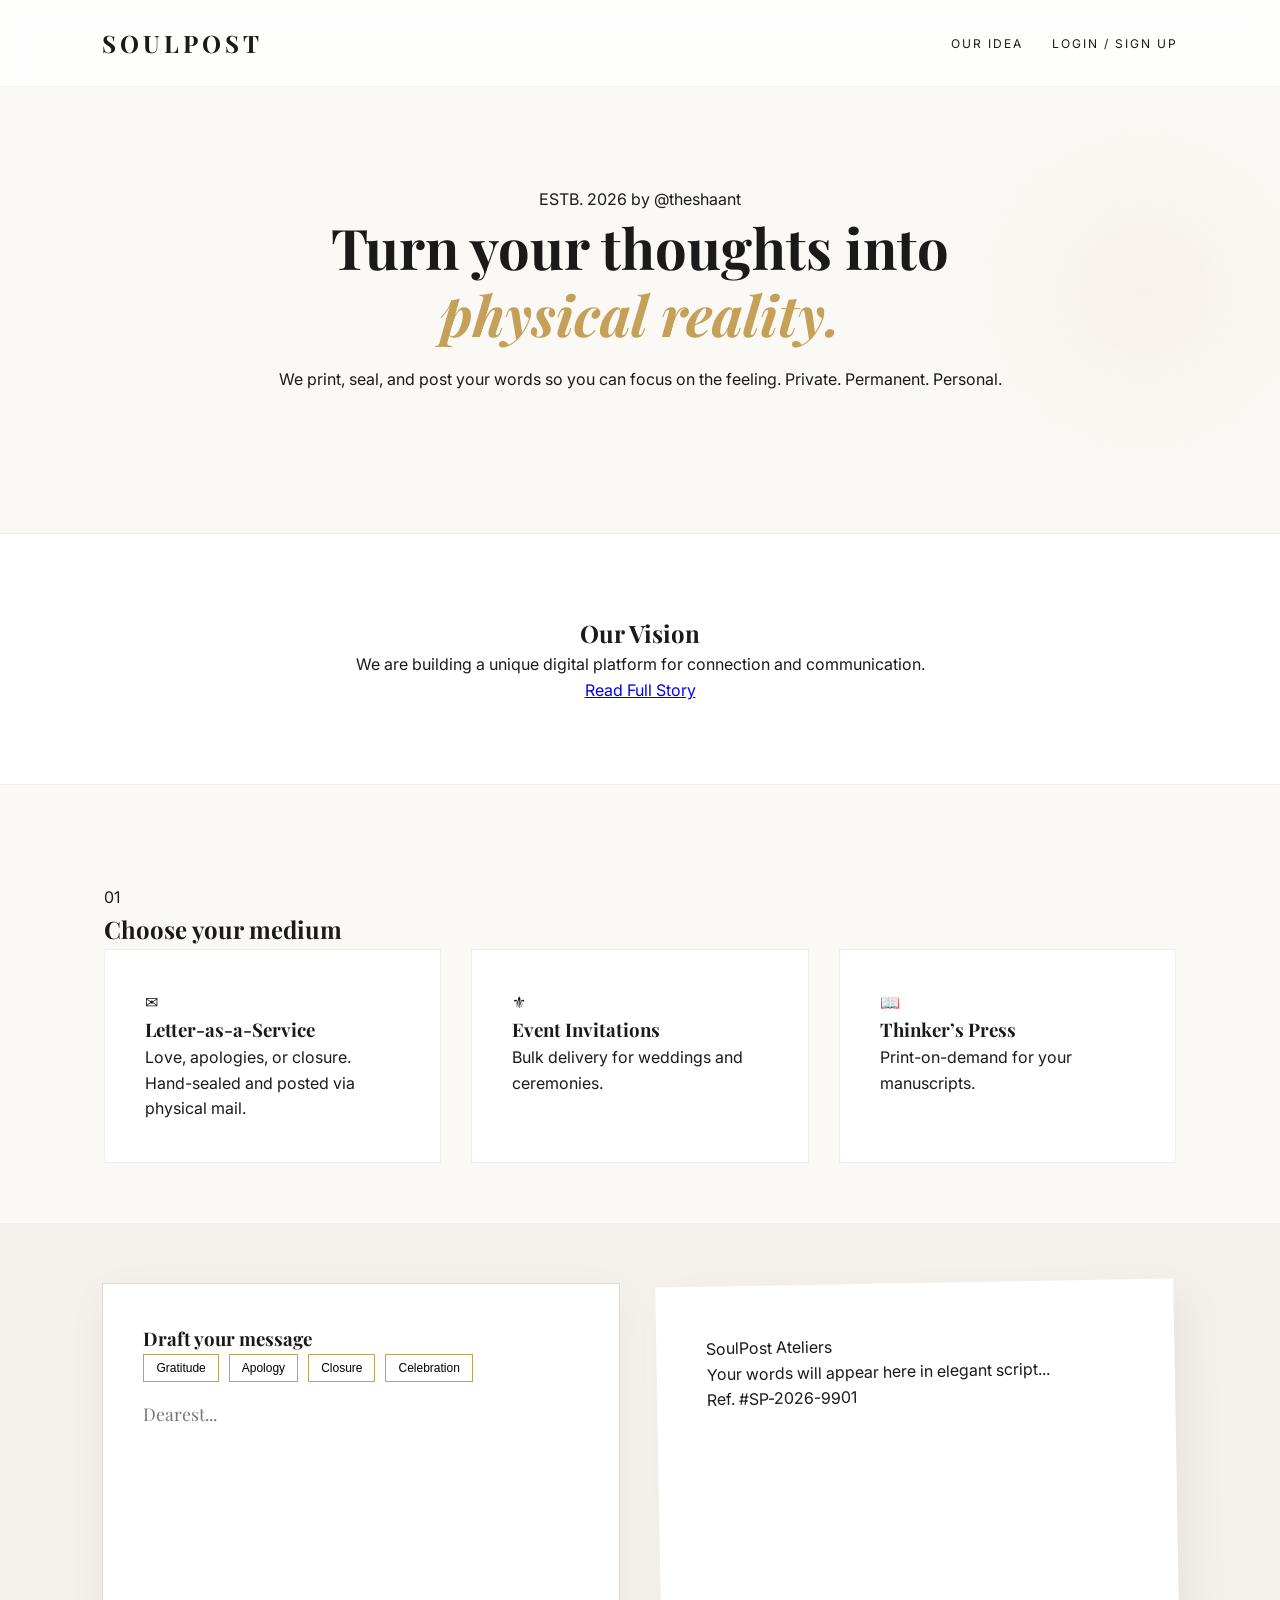
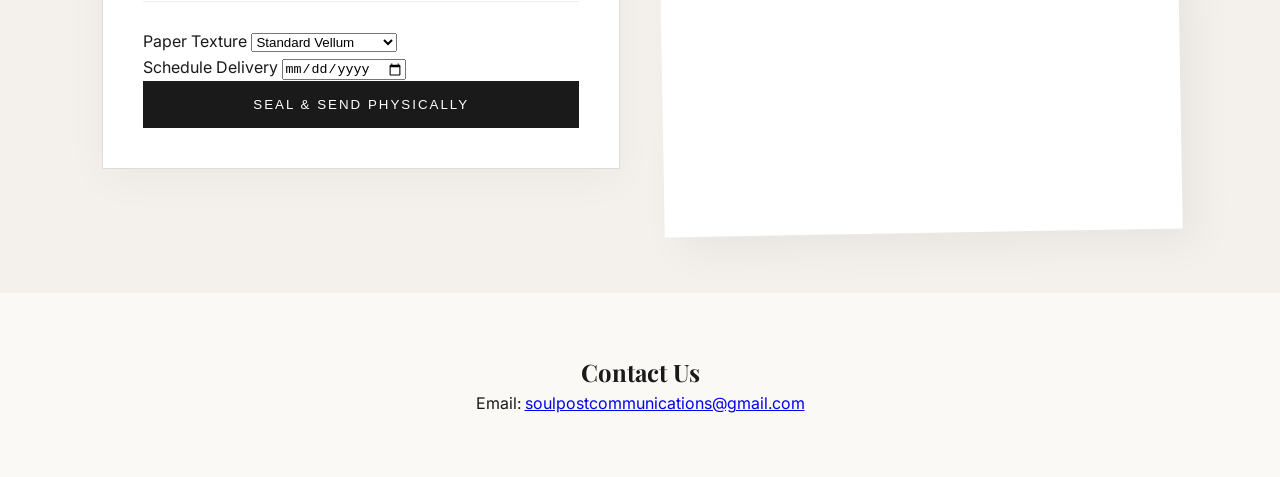
<file: index.html>
<!DOCTYPE html>
<html lang="en">
<head>
    <meta charset="UTF-8">
    <meta name="viewport" content="width=device-width, initial-scale=1.0">
    <title>SoulPost | Emotional Infrastructure</title>
    
    <meta name="description" content="Turn your thoughts into physical reality. Private. Permanent. Personal.">
    <meta property="og:title" content="SoulPost | Emotional Infrastructure">
    <meta property="og:description" content="Turn your thoughts into physical reality. Private. Permanent. Personal.">
    <meta property="og:image" content="Logo.jpg">
    <meta property="og:url" content="https://www.soulpost.great-site.net">
    
    <link href="https://fonts.googleapis.com/css2?family=Playfair+Display:ital,wght@0,400;0,700;1,400&family=Inter:wght@300;400&display=swap" rel="stylesheet">
    <link rel="stylesheet" href="style.css">
</head> 
<body>
    <div class="grain-overlay"></div> 
    <div class="artistic-bg-element"></div>

    <nav>
        <div class="logo">SOULPOST</div>
        <div class="nav-links">
            <a href="about.html" class="nav-item">Our Idea</a>
            <a href="Login.html" class="nav-item">Login / Sign Up</a>
        </div>
    </nav>

    <header class="hero">
        <div class="badge">ESTB. 2026 by @theshaant</div>
        <h1>Turn your thoughts into <br><span class="highlight">physical reality.</span></h1>
        <p class="sub-hero">We print, seal, and post your words so you can focus on the feeling. Private. Permanent. Personal.</p>
    </header>

    <section class="about-teaser">
        <h2>Our Vision</h2>
        <p>We are building a unique digital platform for connection and communication.</p>
        <a href="about.html" class="cta-button">Read Full Story</a>
    </section>

    <section id="services" class="container">
        <div class="section-header">
            <span class="step-no">01</span>
            <h2>Choose your medium</h2>
        </div>
        <div class="card-grid">
            <div class="card" onclick="selectService('letter')">
                <div class="card-icon">✉</div>
                <h3>Letter-as-a-Service</h3>
                <p>Love, apologies, or closure. Hand-sealed and posted via physical mail.</p>
            </div>
            <div class="card" onclick="selectService('invitation')">
                <div class="card-icon">⚜</div>
                <h3>Event Invitations</h3>
                <p>Bulk delivery for weddings and ceremonies.</p>
            </div>
            <div class="card" onclick="selectService('publish')">
                <div class="card-icon">📖</div>
                <h3>Thinker’s Press</h3>
                <p>Print-on-demand for your manuscripts.</p>
            </div>
        </div>
    </section>

    <main class="dashboard">
        <section class="editor-panel">
            <div class="editor-box">
                <div class="wax-seal-decor"></div>
                <h3>Draft your message</h3>
                
                <div class="chips">
                    <button onclick="setIntent('gratitude')">Gratitude</button>
                    <button onclick="setIntent('apology')">Apology</button>
                    <button onclick="setIntent('closure')">Closure</button>
                    <button onclick="setIntent('celebration')">Celebration</button>
                </div>

                <textarea id="letterContent" placeholder="Dearest..."></textarea>
                
                <div class="options-grid">
                    <div class="input-group">
                        <label>Paper Texture</label>
                        <select id="paperType">
                            <option value="standard">Standard Vellum</option>
                            <option value="handmade">Handmade Recycled</option>
                        </select>
                    </div>
                    <div class="input-group">
                        <label>Schedule Delivery</label>
                        <input type="date" id="deliveryDate">
                    </div>
                </div>
                <button class="btn-send" onclick="processOrder()">Seal & Send Physically</button>
            </div>
        </section>

        <section class="preview-panel">
            <div class="paper-canvas" id="canvas">
                <div class="paper-header">SoulPost Ateliers</div>
                <div id="displayArea" class="content-text">Your words will appear here in elegant script...</div>
                <div class="paper-footer">Ref. #SP-2026-9901</div>
            </div>
        </section>
    </main>

    <footer id="contact">
        <div class="container" style="text-align: center;">
            <h2>Contact Us</h2>
            <p>Email: <a href="mailto:soulpostcommunications@gmail.com">soulpostcommunications@gmail.com</a></p>
        </div>
    </footer>

    <script src="script.js"></script>
</body>
</html>
</file>
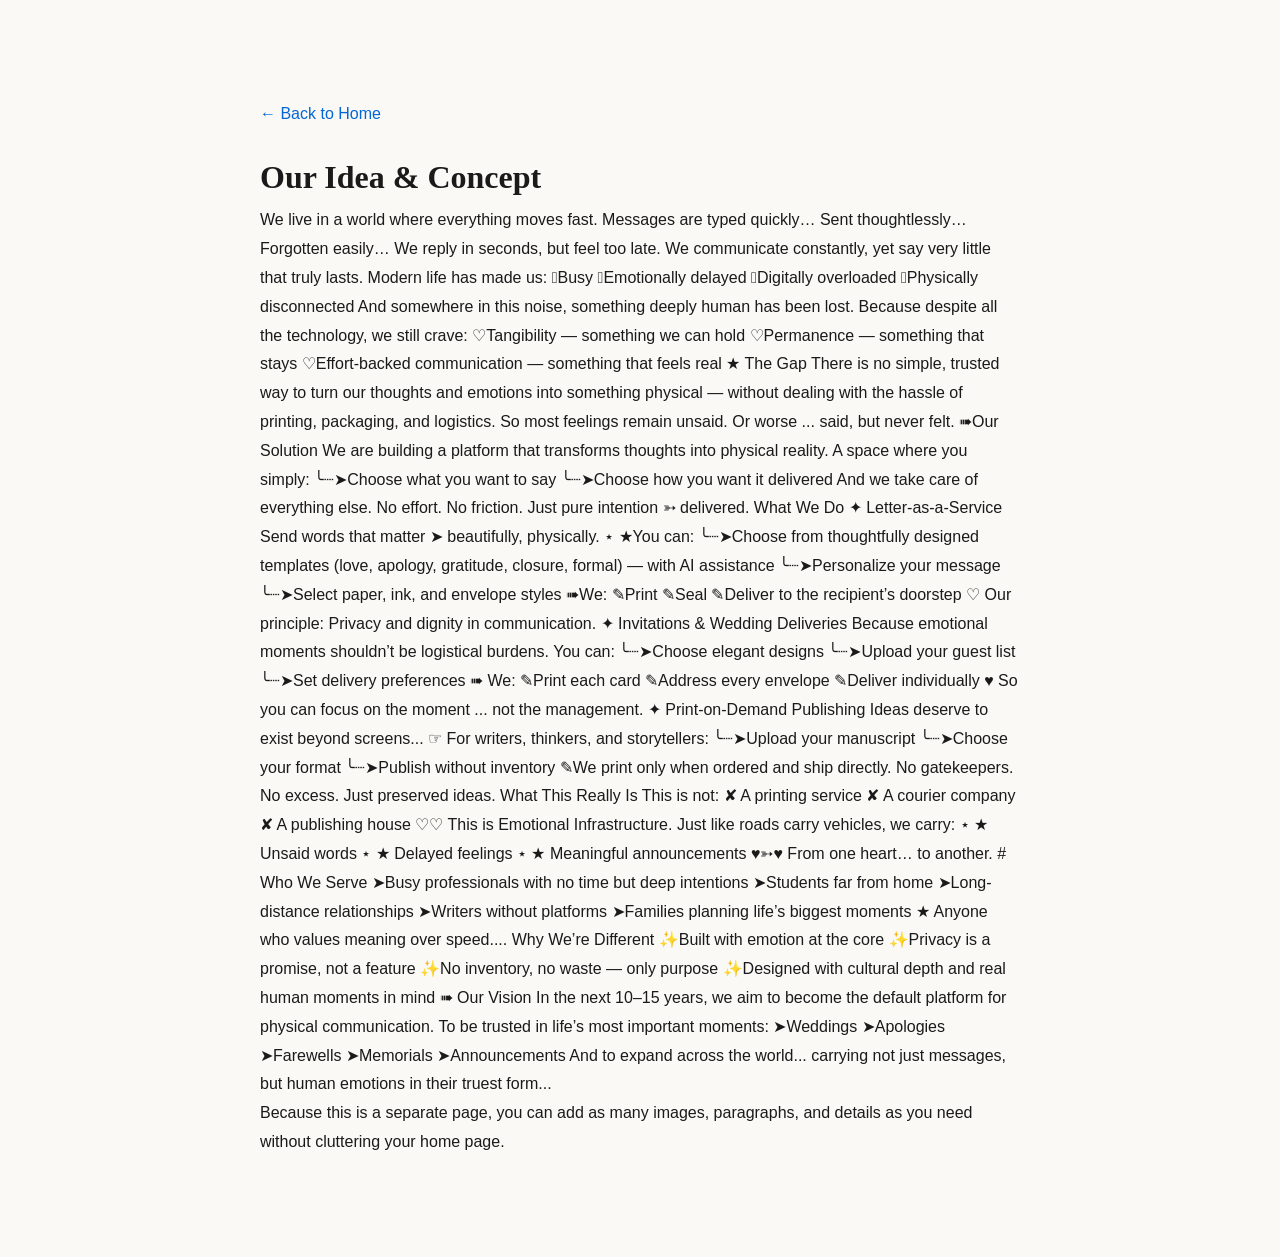
<file: about.html>
<!DOCTYPE html>
<html lang="en">
<head>
    <meta charset="UTF-8">
    <meta name="viewport" content="width=device-width, initial-scale=1.0">
    <title>Our Idea | [Your Website Name]</title>
    <link rel="stylesheet" href="style.css"> <style>
        .content-container {
            max-width: 800px;
            margin: 80px auto;
            padding: 20px;
            line-height: 1.8;
            font-family: 'Segoe UI', sans-serif;
        }
        .back-link {
            display: block;
            margin-bottom: 20px;
            color: #0366d6;
            text-decoration: none;
        }
    </style>
</head>
<body>

    <div class="content-container">
        <a href="index.html" class="back-link">← Back to Home</a>
        
        <h1>Our Idea & Concept</h1>
        
        <div class="my-custom-content">
            <p>
                We live in a world where everything moves fast.
Messages are typed quickly…
Sent thoughtlessly…
Forgotten easily…
We reply in seconds, but feel too late.
We communicate constantly, yet say very little that truly lasts.
Modern life has made us:
𖦹Busy
𖦹Emotionally delayed
𖦹Digitally overloaded
𖦹Physically disconnected
And somewhere in this noise, something deeply human has been lost.
Because despite all the technology, we still crave:
♡Tangibility — something we can hold
♡Permanence — something that stays
♡Effort-backed communication — something that feels real
★ The Gap
There is no simple, trusted way to turn our thoughts and emotions into something physical — without dealing with the hassle of printing, packaging, and logistics.
So most feelings remain unsaid.
Or worse ... said, but never felt.
➠Our Solution
We are building a platform that transforms thoughts into physical reality.
A space where you simply:
╰┈➤Choose what you want to say
╰┈➤Choose how you want it delivered
And we take care of everything else.
No effort.
No friction.
Just pure intention ➳ delivered.
What We Do
✦ Letter-as-a-Service
Send words that matter ➤ beautifully, physically.
⋆ ★You can:
╰┈➤Choose from thoughtfully designed templates (love, apology, gratitude, closure, formal) — with AI assistance
╰┈➤Personalize your message
╰┈➤Select paper, ink, and envelope styles
➠We:
✎Print
✎Seal
✎Deliver to the recipient’s doorstep
♡ Our principle: Privacy and dignity in communication.
✦ Invitations & Wedding Deliveries
Because emotional moments shouldn’t be logistical burdens.
You can:
╰┈➤Choose elegant designs
╰┈➤Upload your guest list
╰┈➤Set delivery preferences
➠ We:
✎Print each card
✎Address every envelope
✎Deliver individually
♥ So you can focus on the moment ... not the management.
✦ Print-on-Demand Publishing
Ideas deserve to exist beyond screens...
☞ For writers, thinkers, and storytellers:
╰┈➤Upload your manuscript
╰┈➤Choose your format
╰┈➤Publish without inventory
✎We print only when ordered and ship directly.
No gatekeepers. No excess. Just preserved ideas.
What This Really Is
This is not:
✘ A printing service
✘ A courier company
✘ A publishing house
♡♡ This is Emotional Infrastructure.
Just like roads carry vehicles,
we carry:
⋆ ★ Unsaid words
⋆ ★ Delayed feelings
⋆ ★ Meaningful announcements
♥➳♥ From one heart… to another.
# Who We Serve
➤Busy professionals with no time but deep intentions
➤Students far from home
➤Long-distance relationships
➤Writers without platforms
➤Families planning life’s biggest moments
★ Anyone who values meaning over speed....
Why We’re Different
✨Built with emotion at the core
✨Privacy is a promise, not a feature
✨No inventory, no waste — only purpose
✨Designed with cultural depth and real human moments in mind
➠ Our Vision
In the next 10–15 years, we aim to become the default platform for physical communication.
To be trusted in life’s most important moments:
➤Weddings
➤Apologies
➤Farewells
➤Memorials
➤Announcements
And to expand across the world... carrying not just messages, but human emotions in their truest form...
            </p>
            
            <p>
                Because this is a separate page, you can add as many images, 
                paragraphs, and details as you need without cluttering your home page.
            </p>
        </div>
        </div>

</body>
</html>
</file>
<file: style.css>
/* =========================================
   1. CORE VARIABLES & RESET
   ========================================= */
:root {
    --cream: #fbf9f6;
    --ink: #1a1a1a;
    --gold: #c5a059;
    --rose: #e8dcd8;
    --glass: rgba(255, 255, 255, 0.8);
    --soft-shadow: 0 10px 40px rgba(0,0,0,0.04);
    --transition: all 0.4s cubic-bezier(0.165, 0.84, 0.44, 1);
}

* {
    box-sizing: border-box;
    margin: 0;
    padding: 0;
}

body {
    font-family: 'Inter', sans-serif;
    background-color: var(--cream);
    color: var(--ink);
    overflow-x: hidden; /* Prevents the horizontal scroll/shift */
    line-height: 1.6;
}

h1, h2, h3, .logo {
    font-family: 'Playfair Display', serif;
}

/* =========================================
   2. ARTISTIC ELEMENTS
   ========================================= */
.grain-overlay {
    position: fixed;
    top: 0; left: 0; width: 100%; height: 100%;
    background-image: url('https://www.transparenttextures.com/patterns/paper-fibers.png');
    opacity: 0.2;
    pointer-events: none;
    z-index: 9999;
}

.artistic-bg-element {
    position: fixed;
    top: 10%;
    right: -5%;
    width: 400px;
    height: 400px;
    background: radial-gradient(circle, rgba(197,160,89,0.08) 0%, rgba(251,249,246,0) 70%);
    z-index: -1;
    animation: float 20s infinite alternate;
}

@keyframes float {
    to { transform: translate(-50px, 30px) rotate(5deg); }
}

/* =========================================
   3. NAVIGATION
   ========================================= */
nav {
    display: flex;
    justify-content: space-between;
    align-items: center;
    padding: 1.5rem 8%;
    position: sticky;
    top: 0;
    z-index: 1000;
    background: var(--glass);
    backdrop-filter: blur(15px);
    border-bottom: 1px solid rgba(197, 160, 89, 0.1);
}

.logo {
    font-size: 1.5rem;
    letter-spacing: 4px;
    font-weight: bold;
}

.nav-item {
    text-decoration: none;
    color: var(--ink);
    font-size: 0.75rem;
    text-transform: uppercase;
    letter-spacing: 2px;
    margin-left: 25px;
    transition: var(--transition);
}

.nav-item:hover { color: var(--gold); }

/* =========================================
   4. HERO & CONTENT SECTIONS
   ========================================= */
.hero {
    text-align: center;
    padding: 100px 5%;
}

.hero h1 {
    font-size: clamp(2rem, 5vw, 3.5rem);
    line-height: 1.2;
    margin-bottom: 20px;
}

.highlight { font-style: italic; color: var(--gold); }

.about-teaser {
    background: #fff;
    padding: 80px 10%;
    text-align: center;
    border-top: 1px solid #eee;
    border-bottom: 1px solid #eee;
    margin: 40px 0;
}

.container {
    max-width: 1200px;
    margin: 0 auto;
    padding: 60px 5%;
}

.card-grid {
    display: grid;
    grid-template-columns: repeat(auto-fit, minmax(280px, 1fr));
    gap: 30px;
}

.card {
    background: white;
    padding: 40px;
    border: 1px solid #eee;
    transition: var(--transition);
    cursor: pointer;
}

.card:hover {
    transform: translateY(-10px);
    border-color: var(--gold);
    box-shadow: var(--soft-shadow);
}

/* =========================================
   5. DASHBOARD (FIXED GRID)
   ========================================= */
.dashboard {
    display: grid;
    grid-template-columns: repeat(auto-fit, minmax(350px, 1fr));
    gap: 40px;
    padding: 60px 8%;
    background: #f4f1ed;
    align-items: start;
}

.editor-box {
    background: white;
    padding: 40px;
    border: 1px solid #ddd;
    box-shadow: var(--soft-shadow);
    position: relative;
}

.paper-canvas {
    background: white;
    min-height: 550px;
    padding: 50px;
    box-shadow: 15px 15px 40px rgba(0,0,0,0.05);
    display: flex;
    flex-direction: column;
    transform: rotate(-1deg);
    transition: var(--transition);
}

.paper-canvas:hover { transform: rotate(0deg); }

/* UI Components */
.chips { display: flex; gap: 10px; margin-bottom: 20px; flex-wrap: wrap; }

.chips button {
    background: transparent;
    border: 1px solid var(--gold);
    padding: 6px 12px;
    cursor: pointer;
    font-size: 0.75rem;
    transition: 0.3s;
}

.chips button:hover { background: var(--gold); color: white; }

textarea {
    width: 100%;
    height: 200px;
    border: none;
    border-bottom: 1px solid #eee;
    font-family: 'Playfair Display', serif;
    font-size: 1.1rem;
    margin-bottom: 20px;
    outline: none;
    resize: none;
}

.btn-send {
    background: var(--ink);
    color: white;
    padding: 16px;
    width: 100%;
    border: none;
    text-transform: uppercase;
    letter-spacing: 2px;
    cursor: pointer;
    transition: var(--transition);
}

.btn-send:hover { background: var(--gold); letter-spacing: 4px; }

/* =========================================
   6. RESPONSIVE ADJUSTMENTS
   ========================================= */
@media (max-width: 768px) {
    nav { padding: 1rem 5%; }
    .dashboard { padding: 40px 5%; }
    .paper-canvas { transform: none; }
}
</file>
